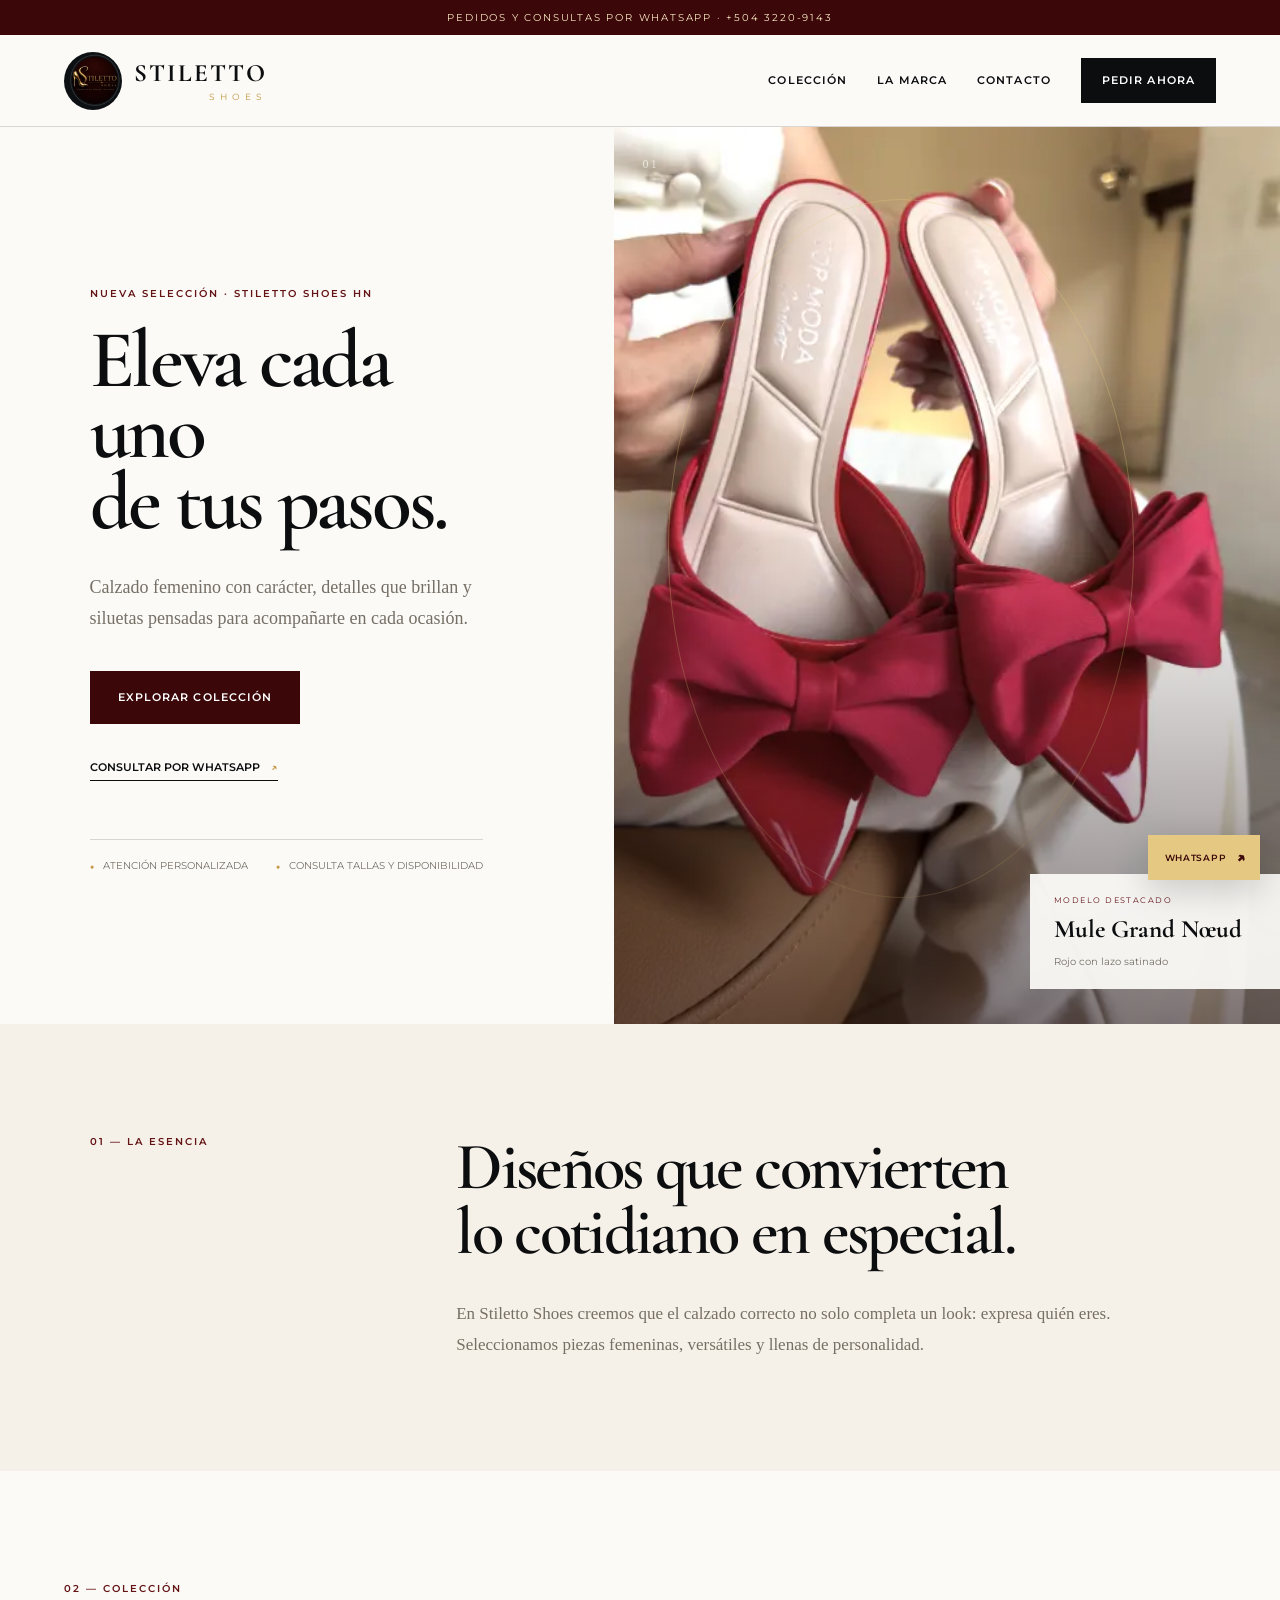
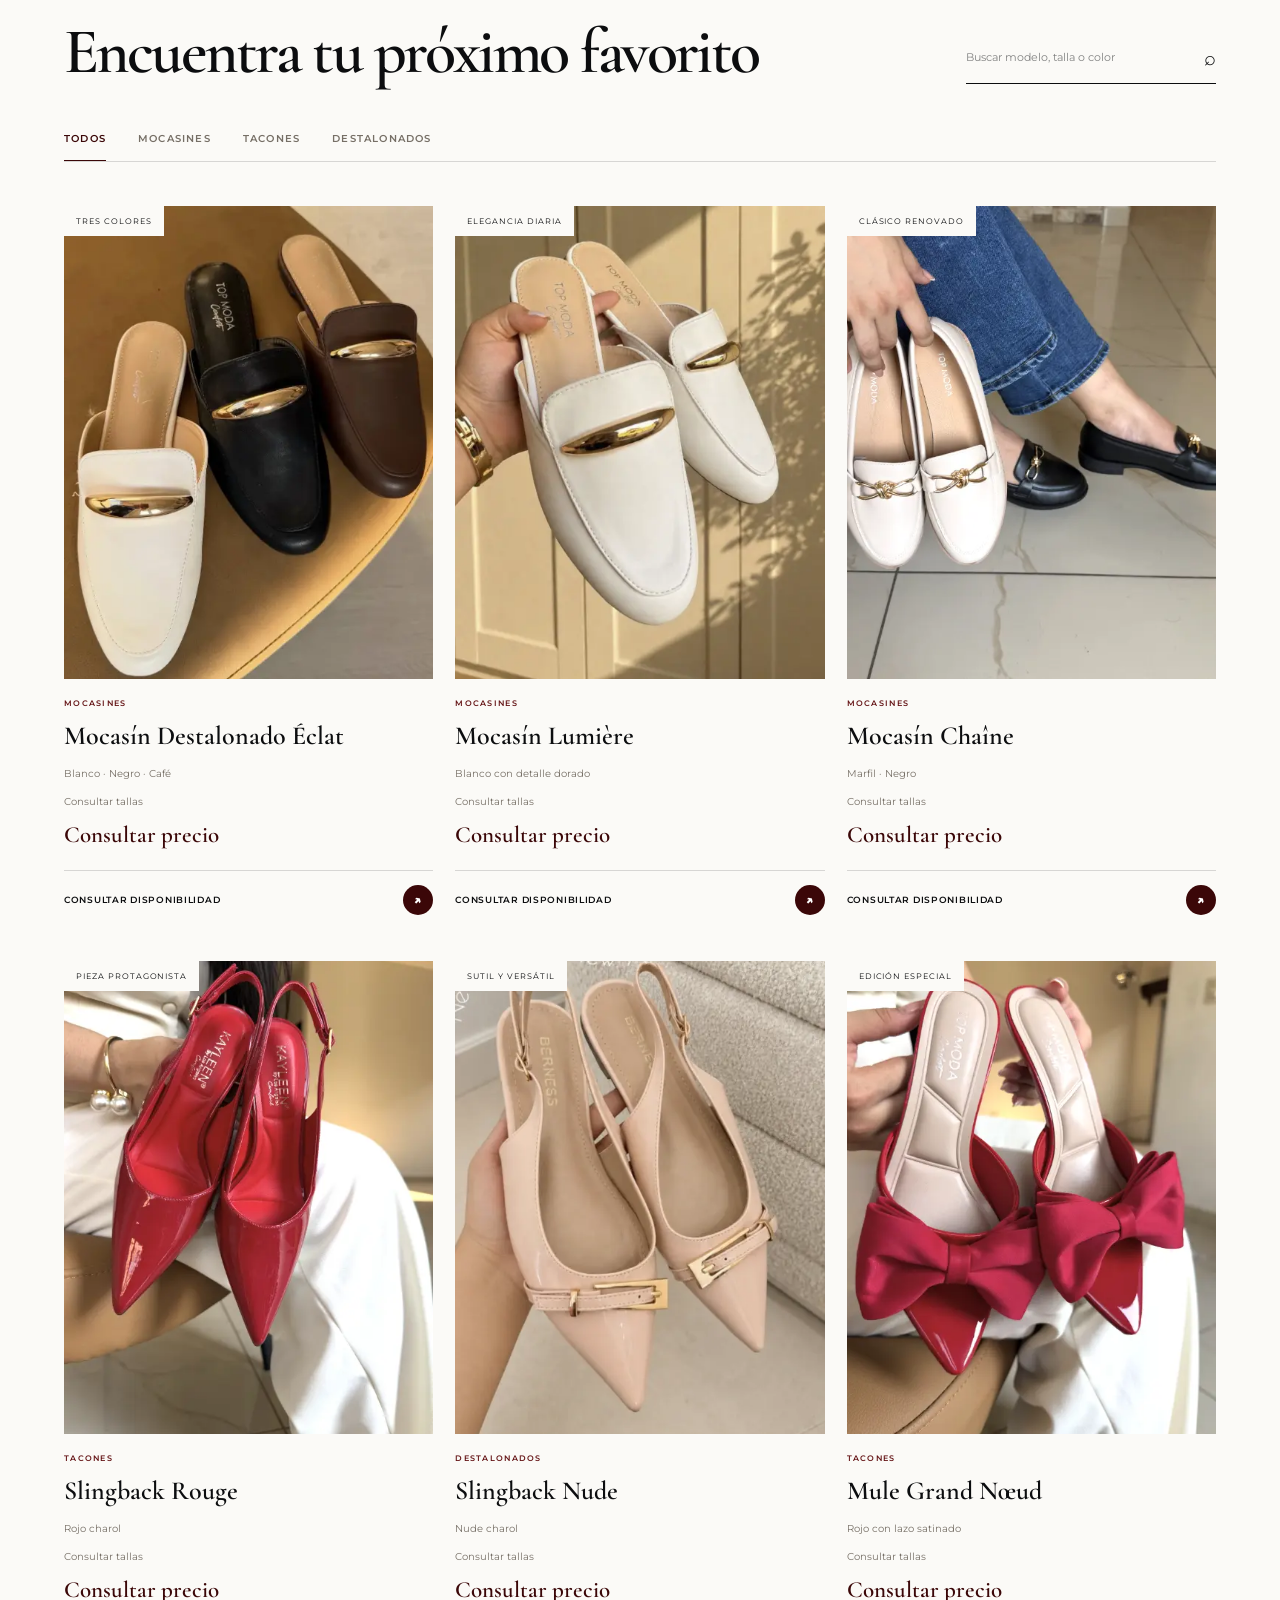
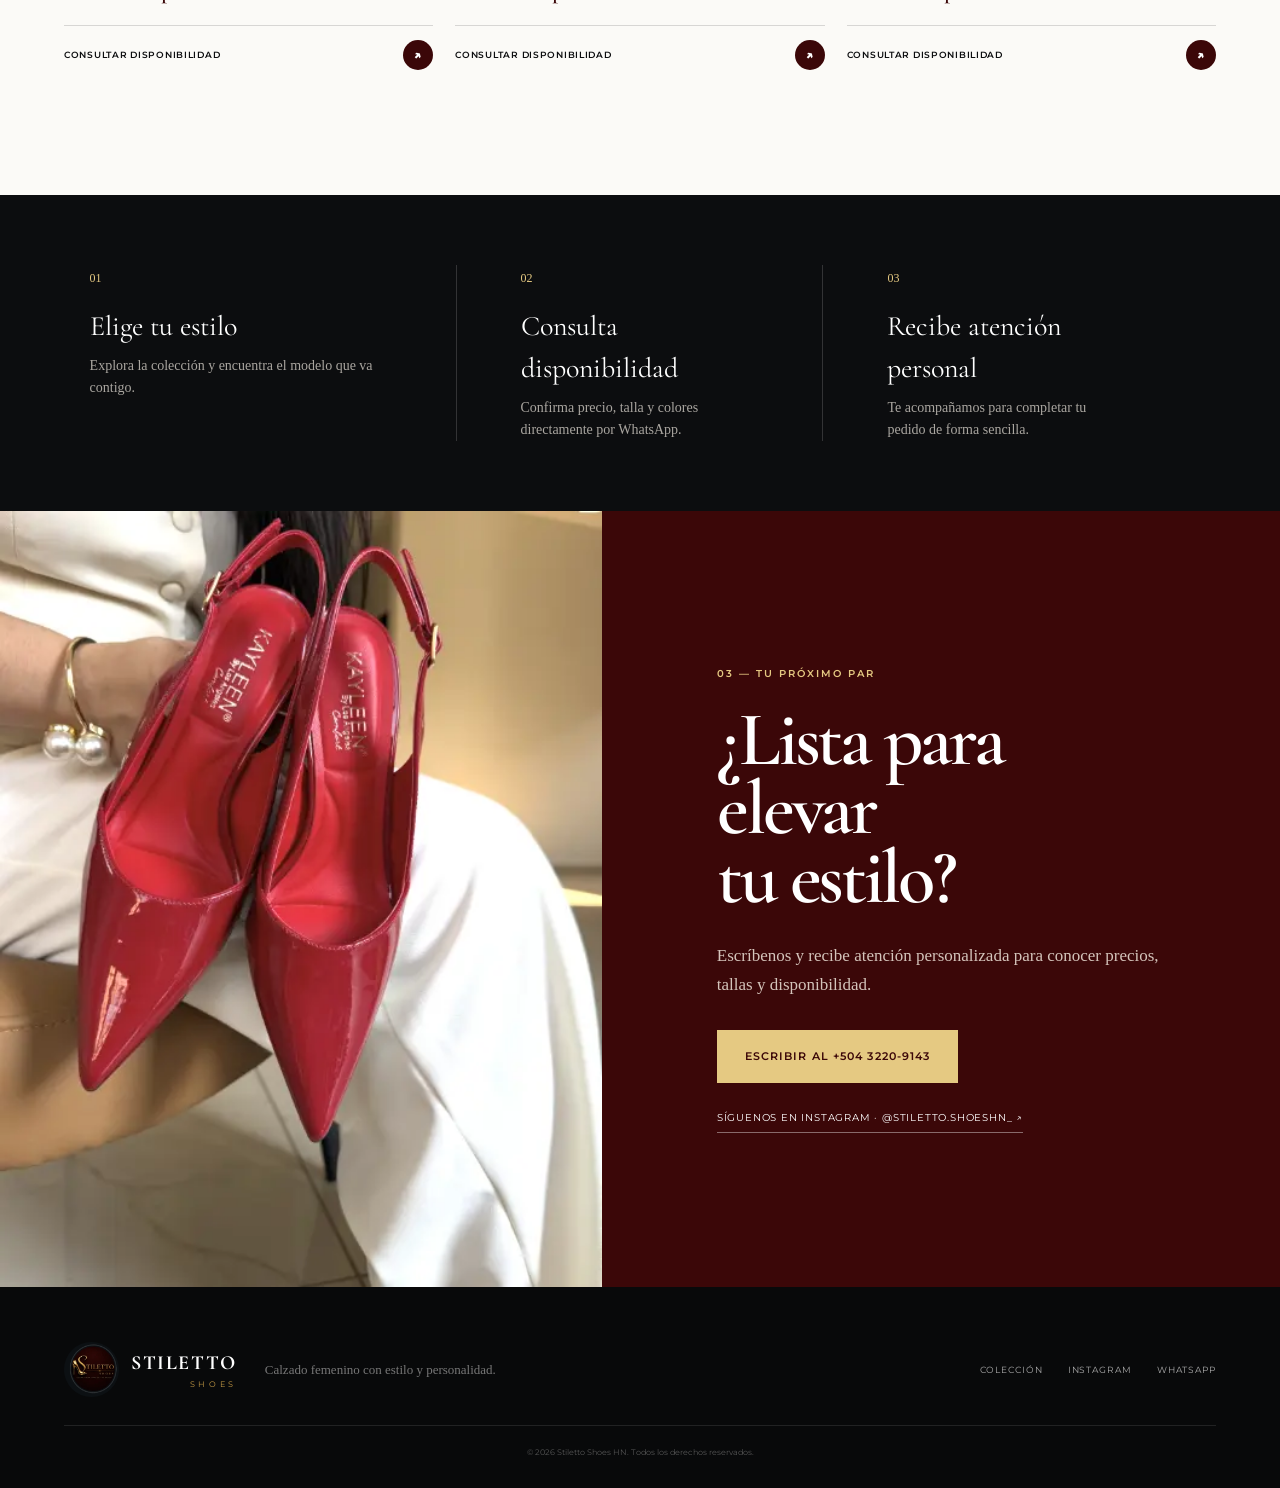
<file: site/index.html>
<!doctype html>
<html lang="es">
<head>
  <meta charset="utf-8">
  <meta name="viewport" content="width=device-width,initial-scale=1">
  <title>Stiletto Shoes HN | Calzado femenino con estilo</title>
  <meta name="description" content="Descubre la colección de Stiletto Shoes HN. Consulta precios, tallas y disponibilidad por WhatsApp.">
  <meta name="keywords" content="zapatos para mujer Honduras, calzado femenino Honduras, mocasines mujer, tacones Honduras, Stiletto Shoes HN">
  <meta name="robots" content="index,follow">
  <link rel="canonical" href="https://marioramirez549.github.io/stiletto-shoes-hn/">
  <meta property="og:title" content="Stiletto Shoes HN | Eleva cada uno de tus pasos">
  <meta property="og:description" content="Calzado femenino con carácter, elegancia y personalidad.">
  <meta property="og:image" content="https://marioramirez549.github.io/stiletto-shoes-hn/images/mule-lazo-rojo.webp">
  <link rel="icon" href="images/logo-stiletto.webp">
  <link rel="stylesheet" href="styles.css">
</head>
<body>
<main>
  <div class="topbar">Pedidos y consultas por WhatsApp · +504 3220-9143</div>
  <header class="site-header">
    <a href="#inicio" class="brand" aria-label="Stiletto Shoes, inicio"><img src="images/logo-stiletto.webp" alt="Logo de Stiletto Shoes"><span><strong>STILETTO</strong><small>SHOES</small></span></a>
    <button class="menu-toggle" id="menu-toggle" type="button" aria-label="Abrir menú" aria-expanded="false"><span></span><span></span></button>
    <nav class="nav-links" id="nav-links" aria-label="Navegación principal"><a href="#coleccion">Colección</a><a href="#nosotras">La marca</a><a href="#contacto">Contacto</a><a class="nav-cta" data-whatsapp target="_blank" rel="noreferrer">Pedir ahora</a></nav>
  </header>
  <section class="hero" id="inicio">
    <div class="hero-copy"><p class="eyebrow">Nueva selección · Stiletto Shoes HN</p><h1>Eleva cada uno<br>de tus pasos.</h1><p class="hero-description">Calzado femenino con carácter, detalles que brillan y siluetas pensadas para acompañarte en cada ocasión.</p><div class="hero-actions"><a class="button button-primary" href="#coleccion">Explorar colección</a><a class="text-link" data-whatsapp target="_blank" rel="noreferrer">Consultar por WhatsApp <span>↗</span></a></div><div class="hero-notes"><span>Atención personalizada</span><span>Consulta tallas y disponibilidad</span></div></div>
    <div class="hero-visual"><span class="hero-number">01</span><img id="hero-image" src="images/mule-lazo-rojo.webp" alt="Modelo destacado de Stiletto Shoes"><div class="hero-card"><small>Modelo destacado</small><strong id="hero-name">Grand Nœud</strong><span id="hero-colors">Rojo · Lazo satinado</span></div></div>
  </section>
  <section class="manifesto" id="nosotras"><p class="section-index">01 — LA ESENCIA</p><div><h2>Diseños que convierten<br>lo cotidiano en especial.</h2><p>En Stiletto Shoes creemos que el calzado correcto no solo completa un look: expresa quién eres. Seleccionamos piezas femeninas, versátiles y llenas de personalidad.</p></div></section>
  <section class="catalog" id="coleccion">
    <div class="catalog-heading"><div><p class="section-index">02 — COLECCIÓN</p><h2>Encuentra tu próximo favorito</h2></div><label class="search-box"><span class="sr-only">Buscar productos</span><input id="search" type="search" placeholder="Buscar modelo, talla o color"><span>⌕</span></label></div>
    <div class="filters" id="filters" aria-label="Filtrar productos"></div>
    <div class="product-grid" id="product-grid" aria-live="polite"></div>
  </section>
  <section class="service-strip"><article><span>01</span><h3>Elige tu estilo</h3><p>Explora la colección y encuentra el modelo que va contigo.</p></article><article><span>02</span><h3>Consulta disponibilidad</h3><p>Confirma precio, talla y colores directamente por WhatsApp.</p></article><article><span>03</span><h3>Recibe atención personal</h3><p>Te acompañamos para completar tu pedido de forma sencilla.</p></article></section>
  <section class="contact" id="contacto"><div class="contact-image"><img src="images/slingback-rojo.webp" alt="Tacones slingback rojos de Stiletto Shoes" loading="lazy"></div><div class="contact-copy"><p class="section-index">03 — TU PRÓXIMO PAR</p><h2>¿Lista para elevar<br>tu estilo?</h2><p>Escríbenos y recibe atención personalizada para conocer precios, tallas y disponibilidad.</p><a class="button button-gold" data-whatsapp target="_blank" rel="noreferrer">Escribir al +504 3220-9143</a><a class="instagram-link" href="https://www.instagram.com/stiletto.shoeshn_/" target="_blank" rel="noreferrer">Síguenos en Instagram · @stiletto.shoeshn_ ↗</a></div></section>
  <footer><div class="footer-brand"><img src="images/logo-stiletto.webp" alt=""><div><strong>STILETTO</strong><span>SHOES</span></div></div><p>Calzado femenino con estilo y personalidad.</p><div class="footer-links"><a href="#coleccion">Colección</a><a href="https://www.instagram.com/stiletto.shoeshn_/" target="_blank" rel="noreferrer">Instagram</a><a data-whatsapp target="_blank" rel="noreferrer">WhatsApp</a></div><small>© 2026 Stiletto Shoes HN. Todos los derechos reservados.</small></footer>
  <a class="floating-whatsapp" data-whatsapp target="_blank" rel="noreferrer" aria-label="Contactar por WhatsApp"><span>WhatsApp</span><b>↗</b></a>
</main>
<script src="app.js" defer></script>
</body>
</html>
</file>
<file: site/styles.css>
@import "https://fonts.googleapis.com/css2?family=Cormorant+Garamond:wght@500;600;700&family=Montserrat:wght@400;500;600&display=swap";
@layer theme{:root,:host{--font-sans:ui-sans-serif, system-ui, sans-serif, "Apple Color Emoji", "Segoe UI Emoji", "Segoe UI Symbol", "Noto Color Emoji";--font-mono:ui-monospace, SFMono-Regular, Menlo, Monaco, Consolas, "Liberation Mono", "Courier New", monospace;--spacing:.25rem;--default-font-family:var(--font-sans);--default-mono-font-family:var(--font-mono)}}@layer base{*,:after,:before,::backdrop{box-sizing:border-box;border:0 solid;margin:0;padding:0}::file-selector-button{box-sizing:border-box;border:0 solid;margin:0;padding:0}html,:host{-webkit-text-size-adjust:100%;tab-size:4;line-height:1.5;font-family:var(--default-font-family,ui-sans-serif, system-ui, sans-serif, "Apple Color Emoji", "Segoe UI Emoji", "Segoe UI Symbol", "Noto Color Emoji");font-feature-settings:var(--default-font-feature-settings,normal);font-variation-settings:var(--default-font-variation-settings,normal);-webkit-tap-highlight-color:transparent}hr{height:0;color:inherit;border-top-width:1px}abbr:where([title]){-webkit-text-decoration:underline dotted;text-decoration:underline dotted}h1,h2,h3,h4,h5,h6{font-size:inherit;font-weight:inherit}a{color:inherit;-webkit-text-decoration:inherit;-webkit-text-decoration:inherit;-webkit-text-decoration:inherit;-webkit-text-decoration:inherit;text-decoration:inherit}b,strong{font-weight:bolder}code,kbd,samp,pre{font-family:var(--default-mono-font-family,ui-monospace, SFMono-Regular, Menlo, Monaco, Consolas, "Liberation Mono", "Courier New", monospace);font-feature-settings:var(--default-mono-font-feature-settings,normal);font-variation-settings:var(--default-mono-font-variation-settings,normal);font-size:1em}small{font-size:80%}sub,sup{vertical-align:baseline;font-size:75%;line-height:0;position:relative}sub{bottom:-.25em}sup{top:-.5em}table{text-indent:0;border-color:inherit;border-collapse:collapse}:-moz-focusring{outline:auto}progress{vertical-align:baseline}summary{display:list-item}ol,ul,menu{list-style:none}img,svg,video,canvas,audio,iframe,embed,object{vertical-align:middle;display:block}img,video{max-width:100%;height:auto}button,input,select,optgroup,textarea{font:inherit;font-feature-settings:inherit;font-variation-settings:inherit;letter-spacing:inherit;color:inherit;opacity:1;background-color:#0000;border-radius:0}::file-selector-button{font:inherit;font-feature-settings:inherit;font-variation-settings:inherit;letter-spacing:inherit;color:inherit;opacity:1;background-color:#0000;border-radius:0}:where(select:is([multiple],[size])) optgroup{font-weight:bolder}:where(select:is([multiple],[size])) optgroup option{padding-inline-start:20px}::file-selector-button{margin-inline-end:4px}::placeholder{opacity:1}@supports (not ((-webkit-appearance:-apple-pay-button))) or (contain-intrinsic-size:1px){::placeholder{color:currentColor}@supports (color:color-mix(in lab, red, red)){::placeholder{color:color-mix(in oklab, currentcolor 50%, transparent)}}}textarea{resize:vertical}::-webkit-search-decoration{-webkit-appearance:none}::-webkit-date-and-time-value{min-height:1lh;text-align:inherit}::-webkit-datetime-edit{display:inline-flex}::-webkit-datetime-edit-fields-wrapper{padding:0}::-webkit-datetime-edit{padding-block:0}::-webkit-datetime-edit-year-field{padding-block:0}::-webkit-datetime-edit-month-field{padding-block:0}::-webkit-datetime-edit-day-field{padding-block:0}::-webkit-datetime-edit-hour-field{padding-block:0}::-webkit-datetime-edit-minute-field{padding-block:0}::-webkit-datetime-edit-second-field{padding-block:0}::-webkit-datetime-edit-millisecond-field{padding-block:0}::-webkit-datetime-edit-meridiem-field{padding-block:0}::-webkit-calendar-picker-indicator{line-height:1}:-moz-ui-invalid{box-shadow:none}button,input:where([type=button],[type=reset],[type=submit]){appearance:button}::file-selector-button{appearance:button}::-webkit-inner-spin-button{height:auto}::-webkit-outer-spin-button{height:auto}[hidden]:where(:not([hidden=until-found])){display:none!important}}@layer components;@layer utilities{.visible{visibility:visible}.sr-only{clip-path:inset(50%);white-space:nowrap;border-width:0;width:1px;height:1px;margin:-1px;padding:0;position:absolute;overflow:hidden}.static{position:static}.start{inset-inline-start:var(--spacing)}.contents{display:contents}.table{display:table}}:root{--ink:#0c0d0f;--wine:#3b0708;--wine-light:#651416;--gold:#c49a45;--gold-soft:#e5c982;--cream:#f6f1e8;--paper:#fbfaf7;--muted:#766f66;--line:#0c0d0f26}*{box-sizing:border-box}html{scroll-behavior:smooth}body{background:var(--paper);color:var(--ink);-webkit-font-smoothing:antialiased;margin:0;font-family:Montserrat,Arial,sans-serif}a{color:inherit;text-decoration:none}button,input{font:inherit}img{max-width:100%;display:block}.sr-only{clip:rect(0,0,0,0);white-space:nowrap;border:0;width:1px;height:1px;margin:-1px;padding:0;position:absolute;overflow:hidden}.topbar{background:var(--wine);color:#f9e9c4;letter-spacing:.18em;text-align:center;text-transform:uppercase;padding:10px 5vw;font-size:10px}.site-header{border-bottom:1px solid var(--line);z-index:50;-webkit-backdrop-filter:blur(16px);backdrop-filter:blur(16px);background:#fbfaf7f0;justify-content:space-between;align-items:center;height:92px;padding:0 5vw;display:flex;position:sticky;top:0}.brand{align-items:center;gap:12px;display:flex}.brand img{border-radius:50%;width:58px;height:58px}.brand span{line-height:1;display:grid}.brand strong{letter-spacing:.08em;font-family:Cormorant Garamond,Georgia,serif;font-size:25px}.brand small{color:var(--gold);letter-spacing:.55em;text-align:right;margin-top:6px;font-size:9px}.nav-links{align-items:center;gap:30px;display:flex}.nav-links>a{letter-spacing:.1em;text-transform:uppercase;font-size:11px;font-weight:600}.nav-links>a:not(.nav-cta):hover{color:var(--wine-light)}.nav-cta{background:var(--ink);color:#fff;padding:14px 21px;transition:all .25s}.nav-cta:hover{background:var(--wine)}.menu-toggle{display:none}.hero{grid-template-columns:48% 52%;min-height:calc(100vh - 126px);display:grid}.hero-copy{flex-direction:column;justify-content:center;align-items:flex-start;padding:80px 8vw 72px 7vw;display:flex}.eyebrow,.section-index{color:var(--wine-light);letter-spacing:.2em;text-transform:uppercase;margin:0 0 24px;font-size:10px;font-weight:600}.hero h1,.manifesto h2,.catalog h2,.contact h2{letter-spacing:-.04em;margin:0;font-family:Cormorant Garamond,Georgia,serif;font-weight:600}.hero h1{font-size:clamp(56px,6.4vw,104px);line-height:.87}.hero-description{color:var(--muted);max-width:530px;margin:34px 0 38px;font-family:Georgia,serif;font-size:18px;line-height:1.7}.hero-actions{flex-wrap:wrap;align-items:center;gap:30px;display:flex}.button{letter-spacing:.1em;text-transform:uppercase;justify-content:center;padding:18px 28px;font-size:11px;font-weight:600;transition:all .25s;display:inline-flex}.button-primary{background:var(--wine);color:#fff}.button-primary:hover{background:var(--ink);transform:translateY(-2px)}.text-link{border-bottom:1px solid var(--ink);text-transform:uppercase;padding:5px 0;font-size:11px;font-weight:600}.text-link span{color:var(--gold);margin-left:8px}.hero-notes{border-top:1px solid var(--line);gap:28px;margin-top:58px;padding-top:18px;display:flex}.hero-notes span{color:var(--muted);text-transform:uppercase;font-size:10px}.hero-notes span:before{color:var(--gold);content:"◆";margin-right:9px;font-size:7px}.hero-visual{background:var(--wine);min-height:640px;position:relative;overflow:hidden}.hero-visual:before{content:"";border:1px solid #e5c9824d;border-radius:50%;width:70%;height:78%;position:absolute;top:8%;left:8%}.hero-visual>img{object-fit:cover;object-position:center 45%;width:100%;height:100%}.hero-visual:after{content:"";background:linear-gradient(#0000 45%,#1400008c);position:absolute;inset:0}.hero-number{color:#ffffffa6;letter-spacing:.2em;z-index:2;font-family:Georgia,serif;font-size:12px;position:absolute;top:28px;left:28px}.hero-card{z-index:3;background:#fbfaf7f0;min-width:250px;padding:20px 24px;display:grid;position:absolute;bottom:35px;right:0}.hero-card small{color:var(--wine-light);letter-spacing:.18em;text-transform:uppercase;font-size:8px}.hero-card strong{margin:5px 0;font-family:Cormorant Garamond,serif;font-size:25px}.hero-card span{color:var(--muted);font-size:10px}.manifesto{background:var(--cream);grid-template-columns:24% 1fr;gap:8vw;padding:110px 7vw;display:grid}.manifesto h2{font-size:clamp(45px,5.2vw,75px);line-height:.98}.manifesto div>p{color:var(--muted);max-width:700px;margin:35px 0 0;font-family:Georgia,serif;font-size:17px;line-height:1.8}.catalog{padding:110px 5vw 125px}.catalog-heading{justify-content:space-between;align-items:end;margin-bottom:32px;display:flex}.catalog h2{font-size:clamp(44px,5vw,72px);line-height:1}.search-box{border-bottom:1px solid var(--ink);align-items:center;min-width:250px;padding:10px 0;display:flex}.search-box input{color:var(--ink);background:0 0;border:0;outline:0;width:100%;font-size:11px}.search-box span:last-child{font-size:20px}.filters{border-bottom:1px solid var(--line);gap:32px;margin-bottom:44px;display:flex;overflow-x:auto}.filters button{color:var(--muted);cursor:pointer;letter-spacing:.12em;text-transform:uppercase;white-space:nowrap;background:0 0;border:0;padding:15px 0;font-size:10px;font-weight:600;position:relative}.filters button.active{color:var(--wine)}.filters button.active:after{background:var(--wine);content:"";width:100%;height:2px;position:absolute;bottom:-1px;left:0}.product-grid{grid-template-columns:repeat(3,minmax(0,1fr));gap:46px 22px;display:grid}.product-image{aspect-ratio:.78;background:#eee9e0;position:relative;overflow:hidden}.product-image img{object-fit:cover;width:100%;height:100%;transition:transform .65s cubic-bezier(.2,.7,.2,1)}.product-card:hover .product-image img{transform:scale(1.035)}.product-tag{background:var(--paper);letter-spacing:.12em;text-transform:uppercase;padding:9px 12px;font-size:8px;position:absolute;top:0;left:0}.product-info{padding-top:18px}.product-info>div>p{color:var(--wine-light);letter-spacing:.16em;text-transform:uppercase;margin:0 0 7px;font-size:8px;font-weight:600}.product-info h3{margin:0 0 5px;font-family:Cormorant Garamond,serif;font-size:26px;font-weight:600}.product-info>div>span{color:var(--muted);font-size:10px}.product-action{border-top:1px solid var(--line);letter-spacing:.08em;text-transform:uppercase;justify-content:space-between;align-items:center;margin-top:17px;padding-top:14px;font-size:9px;font-weight:600;display:flex}.product-action b{background:var(--wine);color:#fff;border-radius:50%;justify-content:center;align-items:center;width:30px;height:30px;font-size:12px;transition:all .25s;display:flex}.product-action:hover b{background:var(--gold);transform:rotate(45deg)}.empty-state{background:var(--cream);text-align:center;padding:55px}.empty-state h3{margin:0;font-family:Cormorant Garamond,serif;font-size:34px}.empty-state p{color:var(--muted)}.empty-state a{color:var(--wine);text-transform:uppercase;font-size:11px;font-weight:600;text-decoration:underline}.service-strip{background:var(--ink);color:#fff;grid-template-columns:repeat(3,1fr);padding:70px 7vw;display:grid}.service-strip article{border-right:1px solid #ffffff29;padding:0 5vw 0 0}.service-strip article+article{padding-left:5vw}.service-strip article:last-child{border:0}.service-strip span{color:var(--gold-soft);font-family:Georgia,serif;font-size:12px}.service-strip h3{margin:16px 0 8px;font-family:Cormorant Garamond,serif;font-size:28px}.service-strip p{color:#aaa6a0;margin:0;font-family:Georgia,serif;font-size:14px;line-height:1.6}.contact{background:var(--wine);color:#fff;grid-template-columns:47% 53%;display:grid}.contact-image{min-height:650px;overflow:hidden}.contact-image img{object-fit:cover;width:100%;height:100%}.contact-copy{flex-direction:column;justify-content:center;align-items:flex-start;padding:80px 9vw;display:flex}.contact .section-index{color:var(--gold-soft)}.contact h2{font-size:clamp(52px,6vw,86px);line-height:.9}.contact-copy>p:not(.section-index){color:#d4c4bb;max-width:500px;margin:30px 0;font-family:Georgia,serif;font-size:17px;line-height:1.7}.button-gold{background:var(--gold-soft);color:var(--wine)}.button-gold:hover{background:#fff;transform:translateY(-2px)}.instagram-link{letter-spacing:.08em;text-transform:uppercase;border-bottom:1px solid #fff6;margin-top:27px;padding-bottom:7px;font-size:10px}footer{color:#fff;background:#08090a;grid-template-columns:auto 1fr auto;align-items:center;gap:28px;padding:55px 5vw 30px;display:grid}.footer-brand{align-items:center;gap:12px;display:flex}.footer-brand img{border-radius:50%;width:55px;height:55px}.footer-brand div{display:grid}.footer-brand strong{letter-spacing:.08em;font-family:Cormorant Garamond,serif;font-size:20px}.footer-brand span{color:var(--gold);letter-spacing:.45em;text-align:right;font-size:8px}footer>p{color:#777;font-family:Georgia,serif;font-size:13px}.footer-links{gap:25px;display:flex}.footer-links a{color:#aaa;letter-spacing:.1em;text-transform:uppercase;font-size:9px}footer>small{color:#555;text-align:center;border-top:1px solid #ffffff1a;grid-column:1/-1;padding-top:20px;font-size:8px}.floating-whatsapp{background:var(--gold-soft);color:var(--wine);letter-spacing:.08em;text-transform:uppercase;z-index:60;align-items:center;gap:11px;padding:12px 14px 12px 17px;font-size:9px;font-weight:600;display:flex;position:fixed;bottom:20px;right:20px;box-shadow:0 10px 35px #0000002e}.floating-whatsapp b{font-size:14px}@media (max-width:980px){.menu-toggle{z-index:2;background:0 0;border:0;gap:6px;padding:10px;display:grid}.menu-toggle span{background:var(--ink);width:25px;height:1px;display:block}.nav-links{background:var(--paper);flex-direction:column;align-items:flex-start;padding:35px 5vw;display:none;position:absolute;inset:91px 0 auto}.nav-links.is-open{display:flex}.nav-cta{text-align:center;width:100%}.hero{grid-template-columns:1fr}.hero-copy{min-height:620px;padding:80px 7vw 60px}.hero-visual{min-height:700px}.product-grid{grid-template-columns:repeat(2,minmax(0,1fr))}.contact{grid-template-columns:44% 56%}.contact-copy{padding:65px 6vw}}@media (max-width:680px){.topbar{font-size:8px}.site-header{height:78px;padding:0 20px}.brand img{width:48px;height:48px}.brand strong{font-size:21px}.nav-links{inset:77px 0 auto}.hero-copy{min-height:auto;padding:75px 24px 65px}.hero h1{font-size:61px}.hero-description{margin:28px 0;font-size:16px}.hero-actions{flex-direction:column;align-items:flex-start;gap:22px}.hero-notes{flex-direction:column;align-items:flex-start;gap:10px;margin-top:45px}.hero-visual{min-height:590px}.hero-card{min-width:225px;bottom:20px}.manifesto{grid-template-columns:1fr;gap:22px;padding:78px 24px}.manifesto h2{font-size:48px}.catalog{padding:80px 20px}.catalog-heading{flex-direction:column;align-items:stretch;gap:30px}.catalog h2{font-size:48px}.search-box{width:100%;min-width:0}.filters{gap:25px}.product-grid{grid-template-columns:1fr}.service-strip{grid-template-columns:1fr;padding:30px 24px}.service-strip article,.service-strip article+article{border-bottom:1px solid #ffffff29;border-right:0;padding:30px 0}.service-strip article:last-child{border-bottom:0}.contact{grid-template-columns:1fr}.contact-image{min-height:520px}.contact-copy{padding:70px 24px 90px}.contact h2{font-size:58px}footer{text-align:center;grid-template-columns:1fr;justify-items:center;padding-bottom:80px}footer>small{grid-column:1}.floating-whatsapp span{display:none}.floating-whatsapp{border-radius:50%;justify-content:center;width:48px;height:48px;padding:0}}@media (prefers-reduced-motion:reduce){html{scroll-behavior:auto}*,:before,:after{transition-duration:.01ms!important;animation-duration:.01ms!important}}

.product-meta{display:flex;flex-wrap:wrap;gap:7px 16px;margin-top:10px;color:var(--muted);font-size:10px}
.product-price{color:var(--wine);font-family:"Cormorant Garamond",serif;font-size:23px;font-weight:600;margin-top:9px}
.product-card.is-unavailable .product-image img{filter:grayscale(.75);opacity:.7}
.product-card.is-unavailable .product-tag{background:var(--wine);color:white}
.catalog-error{background:var(--cream);padding:42px;text-align:center}
.catalog-error h3{font-family:"Cormorant Garamond",serif;font-size:32px;margin:0 0 10px}
.catalog-error p{color:var(--muted);font-size:13px}
</file>
